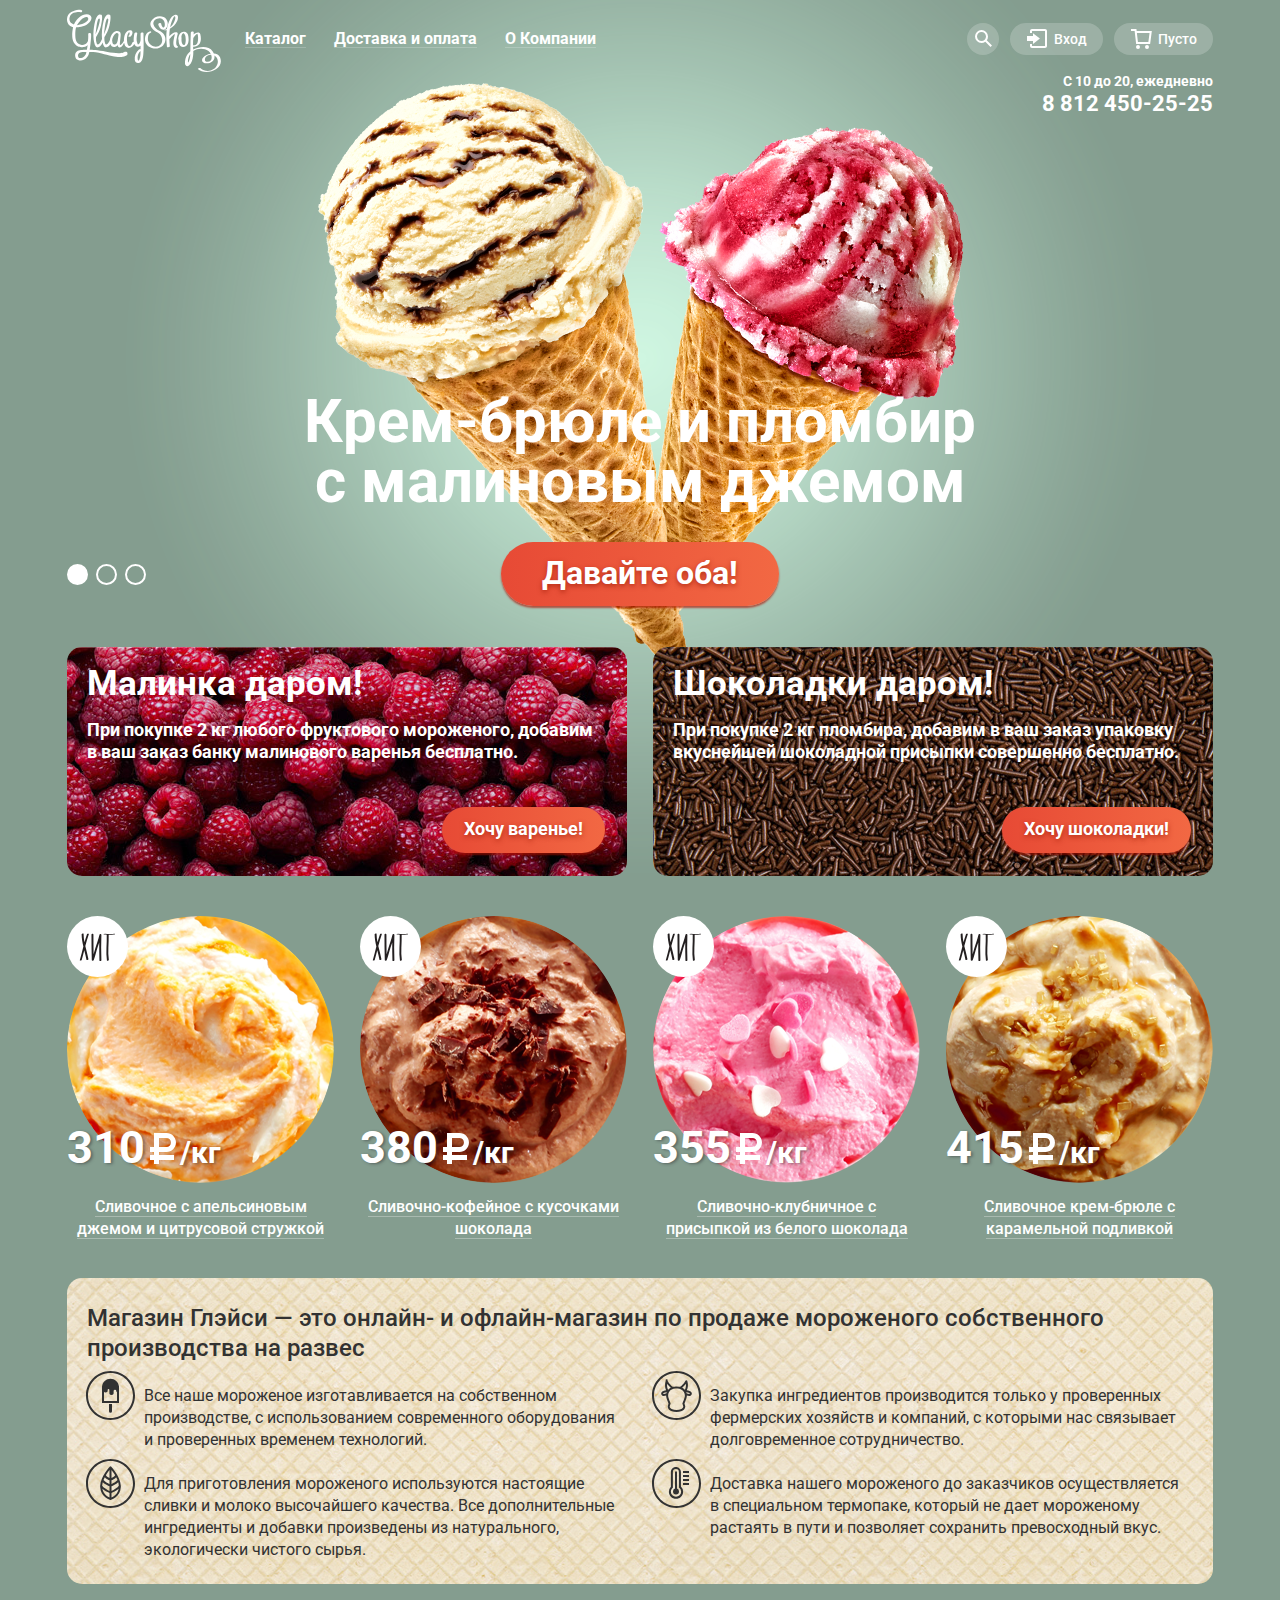
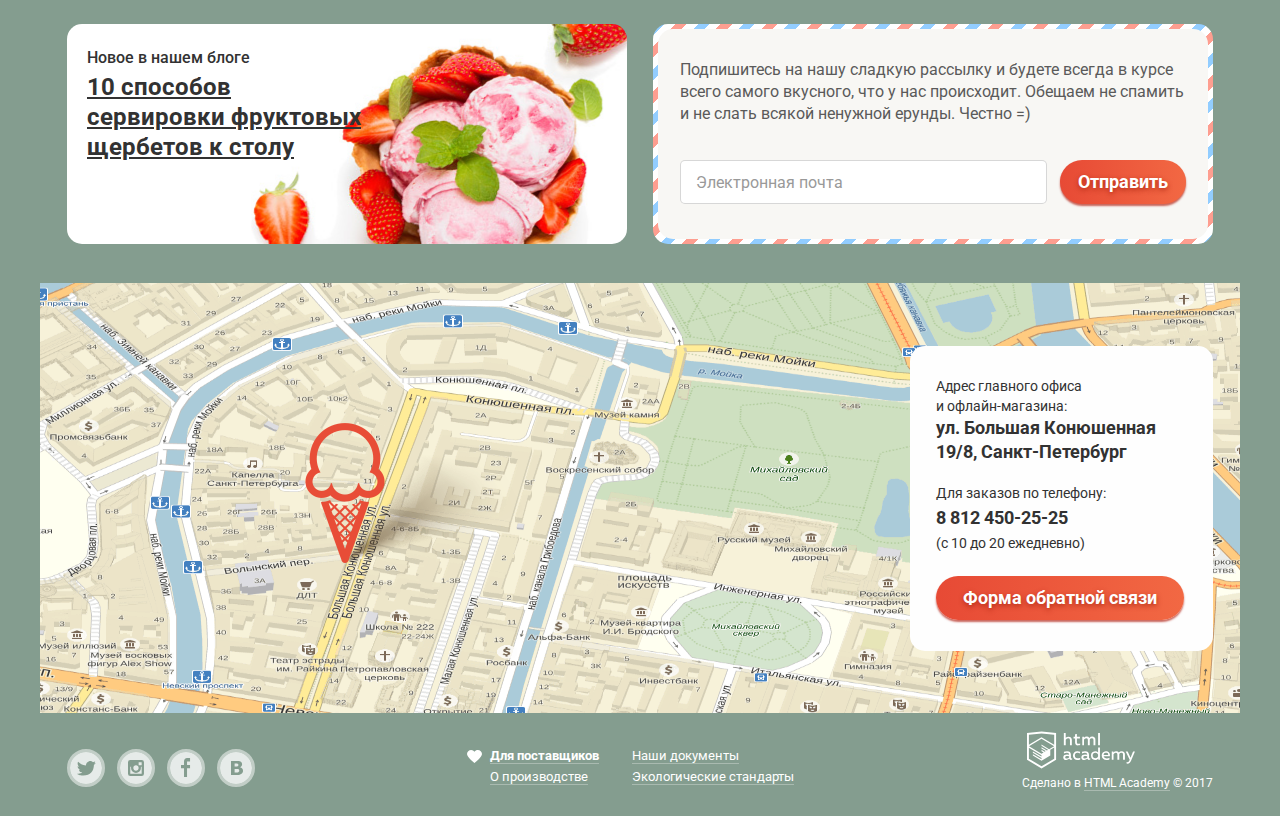
<file: index.html>
<!DOCTYPE html>
<html lang="ru">

<head>
  <meta charset="utf-8">
  <title>HTML Academy: Глейси</title>
  <link href="https://fonts.googleapis.com/css?family=Roboto:400,500,700&amp;subset=cyrillic" rel="stylesheet">
  <link rel="stylesheet" href="css/normalize.min.css">
  <link rel="stylesheet" href="css/style.min.css">
</head>

<body>
  <input class="radio-slider product-1" type="radio" id="product-1" name="toggle" checked>
  <input class="radio-slider product-2" type="radio" id="product-2" name="toggle">
  <input class="radio-slider product-3" type="radio" id="product-3" name="toggle">
  <div class="page-wrapper">
     <div class="container">
    <header class="main-header">
      <nav class="main-navigation">
        <a class="main-logo">
          <img src="img/logo.svg" width="154" height="64" alt="Логотип GllacyShop">
        </a>
        <ul class="site-navigation">
          <li class="site-navigation-item">
            <a class="site-navigation-link catalog-sub-menu" href="#">Каталог</a>
            <ul class="sub-menu">
              <li>
                <a class="sub-menu-new" href="#">Новинки</a>
              </li>
              <li>
                <a href="catalog.html">Сливочное</a>
              </li>
              <li>
                <a href="#">Щербеты</a>
              </li>
              <li>
                <a href="#">Фруктовый лед</a>
              </li>
              <li>
                <a href="#">Мелорин</a>
              </li>
            </ul>
          </li>
          <li class="site-navigation-item">
            <a class="site-navigation-link" href="#">Доставка и оплата</a>
          </li>
          <li class="site-navigation-item">
            <a class="site-navigation-link" href="#">О Компании</a>
          </li>
        </ul>
      </nav>
      <div class="user-block">
        <div class="user-wrapper search-wrapper">
          <a class="user-button search-link" href="#">
            <span class="visually-hidden">поиск</span>
            <svg xmlns="http://www.w3.org/2000/svg" xmlns:xlink="http://www.w3.org/1999/xlink" width="17" height="17" viewBox="0 0 17 17">
              <path fill="#fff" d="M16.958 15.527L11.75 10.32A6.455 6.455 0 0 0 13 6.5 6.5 6.5 0 1 0 6.5 13a6.465 6.465 0 0 0 3.839-1.263l5.205 5.204 1.414-1.414zM6.5 11C4.019 11 2 8.981 2 6.5S4.019 2 6.5 2 11 4.019 11 6.5 8.981 11 6.5 11z"
              />
            </svg>
          </a>
          <form class="form-search" action="https://echo.htmlacademy.ru" method="get">
            <label for="search">
              <span class="visually-hidden">Поиск по сайту</span>
            </label>
            <input class="input-text" type="search" name="search" id="search" placeholder="Что ищем?">
          </form>
        </div>
        <div class="user-wrapper login-wrapper">
          <ul class="user-navigation">
            <li>
              <a class="user-button user-link" href="#">
                <svg xmlns="http://www.w3.org/2000/svg" xmlns:xlink="http://www.w3.org/1999/xlink" width="21" height="19" viewBox="0 0 21 19">
                  <g fill="#fff">
                    <path d="M6 14.875L12.917 9.5 6 4.125v2.917H-.042v4.917H6z" />
                    <path d="M18 0H5C3.9 0 3 .9 3 2v2h2V2h13v15H5v-2H3v2c0 1.1.9 2 2 2h13c1.1 0 2-.9 2-2V2c0-1.1-.9-2-2-2z" />
                  </g>
                </svg>
                Вход</a>
            </li>
          </ul>
          <form class="form-login" action="https://echo.htmlacademy.ru" method="post">
            <label for="email">
              <span class="visually-hidden">Электронная почта</span>
            </label>
            <input class="input-text" type="text" id="email" name="email" placeholder="Электронная почта" required>
            <label for="password">
              <span class="visually-hidden">Пароль</span>
            </label>
            <input class="input-text" type="password" id="password" name="password" placeholder="Пароль" required>
            <div class="button-login-wrapper">
              <button class="button button-login" type="submit">Войти</button>
              <div class="button-login-link">
                <a href="#">Забыли пароль?</a>
                <a href="#">Новая регистрация</a>
              </div>
            </div>
          </form>
        </div>
        <div class="user-wrapper basket-wrapper">
          <a class="user-button basket-link" href="#">
            <svg xmlns="http://www.w3.org/2000/svg" width="21" height="20" viewBox="0 0 21 20">
              <g fill="#FFF">
                <path class="bg-full" fill-opacity="0" d="M5.888 4.031L6.922 13h10.45l1.176-8.969z"></path>
                <path d="M5.657 2.031L5.422 0H0v2h3.64l1.5 13h13.988l1.699-12.969H5.657zM17.372 13H6.922L5.888 4.031h12.66L17.372 13z" />
                <circle cx="6.984" cy="18" r="2" />
                <circle cx="15.984" cy="18" r="2" />
              </g>
            </svg>
            Пусто
          </a>
        </div>
      </div>
      <div class="main-header-contact">
        <p>С 10 до 20, ежедневно</p>
        <a href="tel:88124502525" class="contact-number">8 812 450-25-25</a>
      </div>
    </header>
  </div>
    <main>
      <div class="container">
        <h1 class="visually-hidden">Магазин мороженого «Глейси»</h1>
        <section class="slider">
          <h2 class="visually-hidden">Слайды</h2>
          <div class="slider-controls">
            <label class="toggle-slider product-1" for="product-1">Первый</label>
            <label class="toggle-slider product-2" for="product-2">Второй</label>
            <label class="toggle-slider product-3" for="product-3">Третий</label>
          </div>
          <div class="slide slide1">
            <h2>Крем-брюле и пломбир с малиновым джемом</h2>
            <a class="button slide-button" href="#">Давайте оба!</a>
          </div>
          <div class="slide slide2">
            <h2>Шоколадный пломбир и лимонный сорбет</h2>
            <a class="button slide-button" href="#">Давайте оба!</a>
          </div>
          <div class="slide slide3">
            <h2>Пломбир с помадкой и клубничный щербет</h2>
            <a class="button slide-button" href="#">Давайте оба!</a>
          </div>
        </section>
        <section class="promotion">
          <h2 class="visually-hidden">Акции магазина</h2>
          <ul class="promotion-list">
            <li class="promotion-item promotion-item-raspberry">
              <b>Малинка даром!</b>
              <p>При покупке 2 кг любого фруктового мороженого, добавим в ваш заказ банку малинового варенья бесплатно.</p>
              <a class="button promotion-button" href="#">Хочу варенье!</a>
            </li>
            <li class="promotion-item promotion-item-chocolate">
              <b>Шоколадки даром!</b>
              <p>При покупке 2 кг пломбира, добавим в ваш заказ упаковку вкуснейшей шоколадной присыпки совершенно бесплатно.</p>
              <a class="button promotion-button" href="#">Хочу шоколадки! </a>
            </li>
          </ul>
        </section>
        <section class="offers">
          <h2 class="visually-hidden">Хиты продаж</h2>
          <ul class="card-list">
            <li class="card-item card-item-hit">
              <div class="card-item-img">
                <img src="img/1.png" width="267" height="267" alt="Сливочное с апельсиновым джемом и цитрусовой стружкой">
              </div>
              <p class="card-item-price">
                310
                <img class="img-ruble" src="img/ruble.svg" alt="рублей" width="31" height="36">
                <span>/кг</span>
              </p>
              <h3 class="card-item-title">
                <a class="link-all" href="#">Сливочное с апельсиновым джемом и цитрусовой стружкой</a>
              </h3>
              <div class="card-wrapper">
                <a class="button card-item-button" href="#">Быстрый просмотр</a>
              </div>
            </li>
            <li class="card-item card-item-hit">
              <div class="card-item-img">
                <img src="img/2.png" width="267" height="267" alt="Сливочно-кофейное с кусочками шоколада">
              </div>
              <p class="card-item-price">
                380
                <img class="img-ruble" src="img/ruble.svg" alt="рублей" width="31" height="36">
                <span>/кг</span>
              </p>
              <h3 class="card-item-title">
                <a class="link-all" href="#">Сливочно-кофейное с кусочками шоколада</a>
              </h3>
              <div class="card-wrapper">
                <a class="button card-item-button" href="#">Быстрый просмотр</a>
              </div>
            </li>
            <li class="card-item card-item-hit">
              <div class="card-item-img">
                <img src="img/3.png" width="267" height="267" alt="Сливочно-клубничное с присыпкой из белого шоколада">
              </div>
              <p class="card-item-price">
                355
                <img class="img-ruble" src="img/ruble.svg" alt="рублей" width="31" height="36">
                <span>/кг</span>
              </p>
              <h3 class="card-item-title">
                <a class="link-all" href="#">Сливочно-клубничное с присыпкой из белого шоколада</a>
              </h3>
              <div class="card-wrapper">
                <a class="button card-item-button" href="#">Быстрый просмотр</a>
              </div>
            </li>
            <li class="card-item card-item-hit">
              <div class="card-item-img">
                <img src="img/4.png" width="267" height="267" alt="Сливочное крем-брюле с карамельной подливкой">
              </div>
              <p class="card-item-price">
                415
                <img class="img-ruble" src="img/ruble.svg" alt="рублей" width="31" height="36">
                <span>/кг</span>
              </p>
              <h3 class="card-item-title">
                <a class="link-all" href="#">Сливочное крем-брюле с карамельной подливкой</a>
              </h3>
              <div class="card-wrapper">
                <a class="button card-item-button" href="#">Быстрый просмотр</a>
              </div>
            </li>
          </ul>
        </section>
        <section class="features">
          <h2 class="visually-hidden">О магазине Глейси</h2>
          <p class="features-title">Магазин Глэйси — это онлайн- и офлайн-магазин по продаже мороженого собственного производства на развес</p>
          <ul class="feature-list">
            <li class="feature-item feature-item-cream">
              Все наше мороженое изготавливается на собственном производстве, с использованием современного оборудования и проверенных
              временем технологий.
            </li>
            <li class="feature-item feature-item-cow">
              Закупка ингредиентов производится только у проверенных фермерских хозяйств и компаний, с которыми нас связывает долговременное
              сотрудничество.
            </li>
            <li class="feature-item feature-item-leaf">
              Для приготовления мороженого используются настоящие сливки и молоко высочайшего качества. Все дополнительные ингредиенты
              и добавки произведены из натурального, экологически чистого сырья.
            </li>
            <li class="feature-item feature-item-thermometer">
              Доставка нашего мороженого до заказчиков осуществляется в специальном термопаке, который не дает мороженому растаять в пути
              и позволяет сохранить превосходный вкус.
            </li>
          </ul>
        </section>
        <div class="news-wrapper">
          <article class="blog-article">
            <h2>Новое в нашем блоге</h2>
            <a class="blog-article-title" href="#">10 способов сервировки фруктовых щербетов к столу</a>
          </article>
          <section class="subscribe">
            <div class="subscribe-container">
              <h2 class="visually-hidden">Форма подписки</h2>
              <p>Подпишитесь на нашу сладкую рассылку и будете всегда в курсе всего самого вкусного, что у нас происходит. Обещаем
                не спамить и не слать всякой ненужной ерунды. Честно =)</p>
              <form class="form-subscribe" action="https://echo.htmlacademy.ru" method="post">
                <label class="input-email">
                  <input class="input-text text-subscribe" type="text" placeholder="Электронная почта" required>
                </label>
                <button class="button button-subscribe" type="submit">Отправить</button>
              </form>
            </div>
          </section>
        </div>
      </div>
      <section class="location">
        <h2 class="visually-hidden">Как к нам добраться</h2>
        <img class="map-image" src="img/map-full.png" width="1200" height="640" alt="Главный офис и офлайн магазин находятся по адресу: ул. Большая Конюшенная 19/8, Санкт-Петербург">
        <div class="map-interactive">
          <iframe src="https://yandex.ru/map-widget/v1/?um=constructor%3A3923b210b90b025c55e2f2c862efaf6ef9873e1196d6e8073b8ce5e5ed40f755&amp;source=constructor"
            width="1200" height="430"></iframe>
        </div>        
        <div class="location-contacts-wrapper">
          <div class="location-contacts">
            <p> Адрес главного офиса и&nbsp;офлайн-магазина:
              <b>ул. Большая Конюшенная 19/8, Санкт-Петербург</b>
            </p>
            <p>Для заказов по телефону:
              <b>
                <a href="tel:88124502525">8 812 450-25-25</a>
              </b>
              (с 10 до 20 ежедневно)
            </p>
            <a class="button button-feedback" href="#">Форма обратной связи</a>
          </div>
        </div>
      </section>
    </main>
    <footer class="main-footer container">
      <ul class="social-list">
        <li class="social-item">
          <a href="#" class="social-link">
            <span class="visually-hidden">Твитер</span>
            <svg xmlns="http://www.w3.org/2000/svg" width="32" height="32" viewBox="0 0 32 32">
              <path fill="#FFF" d="M16 0C7.164 0 0 7.164 0 16c0 8.837 7.164 16 16 16 8.837 0 16-7.163 16-16 0-8.836-7.163-16-16-16zm7.944 12.809c-.251 6.516-3.463 10.832-10.992 10.702h-.486c-.447 0-4.543-.443-5.344-1.823 2.479.19 4.247-.406 5.12-1.136-1.048-.289-2.923-.461-3.251-2.848.384.104.618.221 1.299.113-1.307-.824-2.758-1.519-2.679-3.643.311.317 1.164.518 1.46.457-.768-.233-2.149-3.244-.974-4.781 1.984 1.79 4.075 3.482 7.804 3.643.227-2.214 1.24-3.699 3.168-4.325 1.84-.479 3.255.26 3.901 1.138.737-.224 1.453-.466 2.193-.685-.004.833-.569 1.463-.935 1.709.747.165 1.423-.475 1.423-.475-.184.963-1.094 1.725-1.707 1.954z"
              />
            </svg>
          </a>
        </li>
        <li class="social-item">
          <a href="#" class="social-link">
            <span class="visually-hidden">Инстаграм</span>
            <svg xmlns="http://www.w3.org/2000/svg" width="32" height="32" viewBox="0 0 32 32">
              <g fill="#FFF">
                <path d="M20.916 16a4.938 4.938 0 1 1-9.877 0c0-.394.051-.773.138-1.14h-.897v6.838h11.396V14.86h-.897c.086.367.137.746.137 1.14z"
                />
                <path d="M15.978 18.659c1.466 0 2.659-1.193 2.659-2.659s-1.193-2.659-2.659-2.659c-1.466 0-2.659 1.193-2.659 2.659s1.192 2.659 2.659 2.659zM18.637 10.302h3.039v3.039h-3.039z"
                />
                <path d="M16 0C7.164 0 0 7.164 0 16c0 8.837 7.164 16 16 16 8.837 0 16-7.163 16-16 0-8.836-7.163-16-16-16zm7.955 21.698a2.285 2.285 0 0 1-2.279 2.279H10.279A2.285 2.285 0 0 1 8 21.698V10.302a2.286 2.286 0 0 1 2.279-2.279h11.396a2.286 2.286 0 0 1 2.279 2.279v11.396z"
                />
              </g>
            </svg>
          </a>
        </li>
        <li class="social-item">
          <a href="#" class="social-link">
            <span class="visually-hidden">Фейсбук</span>
            <svg xmlns="http://www.w3.org/2000/svg" width="32" height="32" viewBox="0 0 32 32">
              <path fill="#FFF" d="M16 0C7.164 0 0 7.163 0 16s7.164 16 16 16c8.837 0 16-7.164 16-16S24.837 0 16 0zm4.062 9.455h-3.021v3.444h3.021v3.445h-3.021v8.61H14.02v-8.61H11v-3.445h3.021V9.455c0-1.902 1.353-3.445 3.021-3.445h3.021v3.445z"
              />
            </svg>
          </a>
        </li>
        <li class="social-item">
          <a href="#" class="social-link">
            <span class="visually-hidden">Вконтакте</span>
            <svg xmlns="http://www.w3.org/2000/svg" width="32" height="32" viewBox="0 0 32 32">
              <g fill="#FFF">
                <path d="M16.637 14.495c.402-.019.719-.082.951-.188.326-.145.54-.33.641-.559.101-.229.15-.496.15-.797 0-.232-.058-.465-.174-.697-.116-.232-.322-.405-.617-.517-.264-.1-.592-.155-.984-.165a76.242 76.242 0 0 0-1.652-.014h-.339v2.965h.565c.571 0 1.057-.009 1.459-.028zM18.118 17.084c-.282-.081-.672-.125-1.166-.132a127.97 127.97 0 0 0-1.55-.009h-.79v3.493h.264c1.014 0 1.74-.003 2.18-.009a3.2 3.2 0 0 0 1.212-.245c.377-.157.633-.364.774-.625s.214-.562.214-.9c0-.446-.088-.788-.261-1.03-.17-.241-.464-.423-.877-.543z"
                />
                <path d="M16 0C7.164 0 0 7.164 0 16c0 8.837 7.164 16 16 16 8.837 0 16-7.163 16-16 0-8.836-7.163-16-16-16zm6.602 20.531a3.73 3.73 0 0 1-1.124 1.327c-.552.415-1.161.71-1.823.886s-1.501.264-2.519.264h-6.121V8.987h5.443c1.13 0 1.957.038 2.48.113a5.126 5.126 0 0 1 1.561.5c.533.27.929.632 1.189 1.087.26.455.392.975.392 1.558 0 .678-.179 1.278-.536 1.795-.358.518-.863.92-1.517 1.208v.075c.917.182 1.642.559 2.179 1.13.537.571.807 1.325.807 2.261 0 .678-.138 1.283-.411 1.817z"
                />
              </g>
            </svg>
          </a>
        </li>
      </ul>
      <ul class="useful-links">
        <li>
          <a class="link-all useful-link-important" href="#">Для поставщиков</a>
        </li>
        <li>
          <a class="link-all" href="#">Наши документы</a>
        </li>
        <li>
          <a class="link-all" href="#">О производстве </a>
        </li>
        <li>
          <a class="link-all" href="#">Экологические стандарты</a>
        </li>
      </ul>
      <div class="footer-copyright">
        <a class="footer-copyright-link" href="https://htmlacademy.ru/intensive/htmlcss">
          <svg id="Layer_1" data-name="Layer 1" xmlns="http://www.w3.org/2000/svg" width="108" height="38" viewBox="0 0 108.08 36.85">
            <title>logo-htmlacademy-small1</title>
            <path d="M44.61,26.88a2,2,0,0,0,.55-0.1v1.33a3.25,3.25,0,0,1-1.18.21,1.67,1.67,0,0,1-1.67-1,4.84,4.84,0,0,1-3.14,1.08c-1.51,0-2.91-.83-2.91-2.55,0-2.13,2-2.79,3.71-2.79a11.08,11.08,0,0,1,2.17.25v-0.3c0-1-.76-1.77-2.19-1.77a7.42,7.42,0,0,0-3,.64v-1.7a10.21,10.21,0,0,1,3.19-.55c2.36,0,3.81,1.12,3.81,3.65v3a0.54,0.54,0,0,0,.49.59h0.17Zm-6.44-1.13A1.35,1.35,0,0,0,39.63,27h0.11a3.39,3.39,0,0,0,2.41-1V24.58a9.72,9.72,0,0,0-1.81-.21c-1,0-2.16.33-2.16,1.38h0Zm12.36-6.11a5,5,0,0,1,2.57.64V22a4.08,4.08,0,0,0-2.3-.7,2.75,2.75,0,1,0,0,5.49,5,5,0,0,0,2.43-.64v1.71a6.27,6.27,0,0,1-2.76.57A4.21,4.21,0,0,1,46,24.51q0-.21,0-0.41a4.32,4.32,0,0,1,4.18-4.46h0.38Zm12.17,7.24a2,2,0,0,0,.55-0.1v1.33a3.25,3.25,0,0,1-1.18.21,1.67,1.67,0,0,1-1.67-1,4.84,4.84,0,0,1-3.14,1.08c-1.51,0-2.91-.83-2.91-2.55,0-2.13,2-2.79,3.71-2.79a11.08,11.08,0,0,1,2.17.25v-0.3c0-1-.76-1.77-2.19-1.77a7.42,7.42,0,0,0-3,.64v-1.7a10.21,10.21,0,0,1,3.19-.55c2.36,0,3.81,1.12,3.81,3.65v3a0.54,0.54,0,0,0,.49.59h0.17Zm-6.44-1.13A1.35,1.35,0,0,0,57.73,27h0.11a3.39,3.39,0,0,0,2.41-1V24.58a9.72,9.72,0,0,0-1.81-.21c-1.06,0-2.16.33-2.16,1.38h0ZM73,16V28.2H71.35V26.88a3.88,3.88,0,0,1-3.19,1.54,4.4,4.4,0,0,1,0-8.78,3.81,3.81,0,0,1,3,1.3V16H73Zm-4.53,5.22a2.76,2.76,0,1,0,0,5.52A2.86,2.86,0,0,0,71.15,25V23A2.91,2.91,0,0,0,68.49,21.27ZM79,19.64c3.31,0,4.46,2.68,3.92,5.09H76.7c0.21,1.5,1.67,2.11,3.19,2.11a6.11,6.11,0,0,0,2.64-.59v1.6a7.14,7.14,0,0,1-3,.57C77,28.42,74.78,27,74.78,24a4.18,4.18,0,0,1,4-4.39H79Zm0.09,1.54a2.28,2.28,0,0,0-2.44,2.1v0.06H81.3A2,2,0,0,0,79.13,21.18Zm5.73,7V19.87h1.65v1a3.81,3.81,0,0,1,2.78-1.27A2.86,2.86,0,0,1,91.89,21a4.12,4.12,0,0,1,2.91-1.33A3.06,3.06,0,0,1,98,23V28.2h-1.9V23.05a1.59,1.59,0,0,0-1.42-1.75H94.42a2.8,2.8,0,0,0-2.07,1.12V28.2h-1.9V23.05A1.59,1.59,0,0,0,89,21.31H88.8a3,3,0,0,0-2.21,1.29v5.63H84.86Zm21.31-8.33h1.9l-3.91,9.46c-0.9,2.17-2.09,2.86-3.35,2.86a4.76,4.76,0,0,1-1.1-.14V30.46a2.86,2.86,0,0,0,.85.12c0.9,0,1.58-.64,2.07-1.9l0.17-.42-4-8.4h2l2.86,6.29ZM38.73,1.46V6.22a3.81,3.81,0,0,1,2.7-1.14,3.25,3.25,0,0,1,3.44,3.4v5.15H43V8.72a1.81,1.81,0,0,0-1.61-2h-0.3a2.93,2.93,0,0,0-2.32,1.39v5.52h-1.9V1.46h1.9ZM49.94,2.31v3h3V6.91h-3v3.81c0,1.1.5,1.46,1.58,1.46a4.49,4.49,0,0,0,1.69-.33v1.6A6.8,6.8,0,0,1,51,13.8a2.55,2.55,0,0,1-2.86-2.74V6.89H46.58V5.26h1.5V2.74Zm5.4,11.31V5.28H57v1A3.81,3.81,0,0,1,59.77,5a2.86,2.86,0,0,1,2.6,1.33A4.12,4.12,0,0,1,65.28,5,3.06,3.06,0,0,1,68.44,8.4v5.21h-1.9V8.46a1.59,1.59,0,0,0-1.42-1.75H64.89a2.8,2.8,0,0,0-2.07,1.12v5.78h-1.9V8.46A1.59,1.59,0,0,0,59.5,6.71H59.27A3,3,0,0,0,57.06,8v5.63H55.34ZM71.17,1.45H73V13.6H71.17V1.45ZM14.71,0H14.55L0,1.54V28.21l14.55,8.66,14.55-8.66V1.54Zm12.5,27.1L14.55,34.64,1.9,27.12V16.18l12.59,7.5V25L5.86,19.9v1.31l8.68,5.21v1.39L5.87,22.65V24l8.68,5.21,8.75-5.24V18.31L27.2,16V27.12Zm0-12.53-3.48,2-1.6,1L14.51,13v1.31L21,18.23H21l-0.14.09-1,.54-5.37-3.2V17l4.24,2.52-1,.67-3.2-1.9v1.31l2.1,1.24L14.5,22.1,2,14.65,14.51,7.11Zm0-1.32L14.49,5.76,1.91,13.25v-10L14.56,1.92,27.21,3.25v10h0Z"
              transform="translate(0 -0.02)" fill="#fff" />
          </svg>
        </a>
        <p class="footer-copyright-text">Сделано в
          <a class="link-all" href="https://htmlacademy.ru/intensive/htmlcss">HTML Academy</a>
          © 2017
        </p>
      </div>
    </footer>
    <section class="modal modal-feedback">
      <h2 class="visually-hidden">форма обратной связи</h2>
      <form class="form-feedback" action="https://echo.htmlacademy.ru" method="post">
        <fieldset>
          <legend>Мы обязательно вам ответим!</legend>
          <label class="field-text">
            <span class="visually-hidden">Как вас зовут?</span>
            <input class="input-text input-text-feedback" id="feedback-name" name="feedback-name" type="text" placeholder="Как вас зовут?">
          </label>
          <label class="field-text">
            <span class="visually-hidden">Ваша почта для ответа?</span>
            <input class="input-text input-text-feedback " id="feedback-email" name="feedback-email" type="text" placeholder="Ваша почта для ответа?">
          </label>
          <label class="field-text-area">
            <span class="visually-hidden"> Напишите что-нибудь...</span>
            <textarea class="input-text input-text-feedback input-text-area" id="feedback-write" placeholder="Напишите что-нибудь..."></textarea>
          </label>
        </fieldset>
        <button class="button button-send" type="submit">Отправить</button>
      </form>
      <button class="modal-close" type="button">
        <span class="visually-hidden">закрыть</span>
      </button>
    </section>
    <div class="modal-overlay"></div>
  </div>
  <script src="js/popup.min.js"></script>
</body>

</html>
</file>
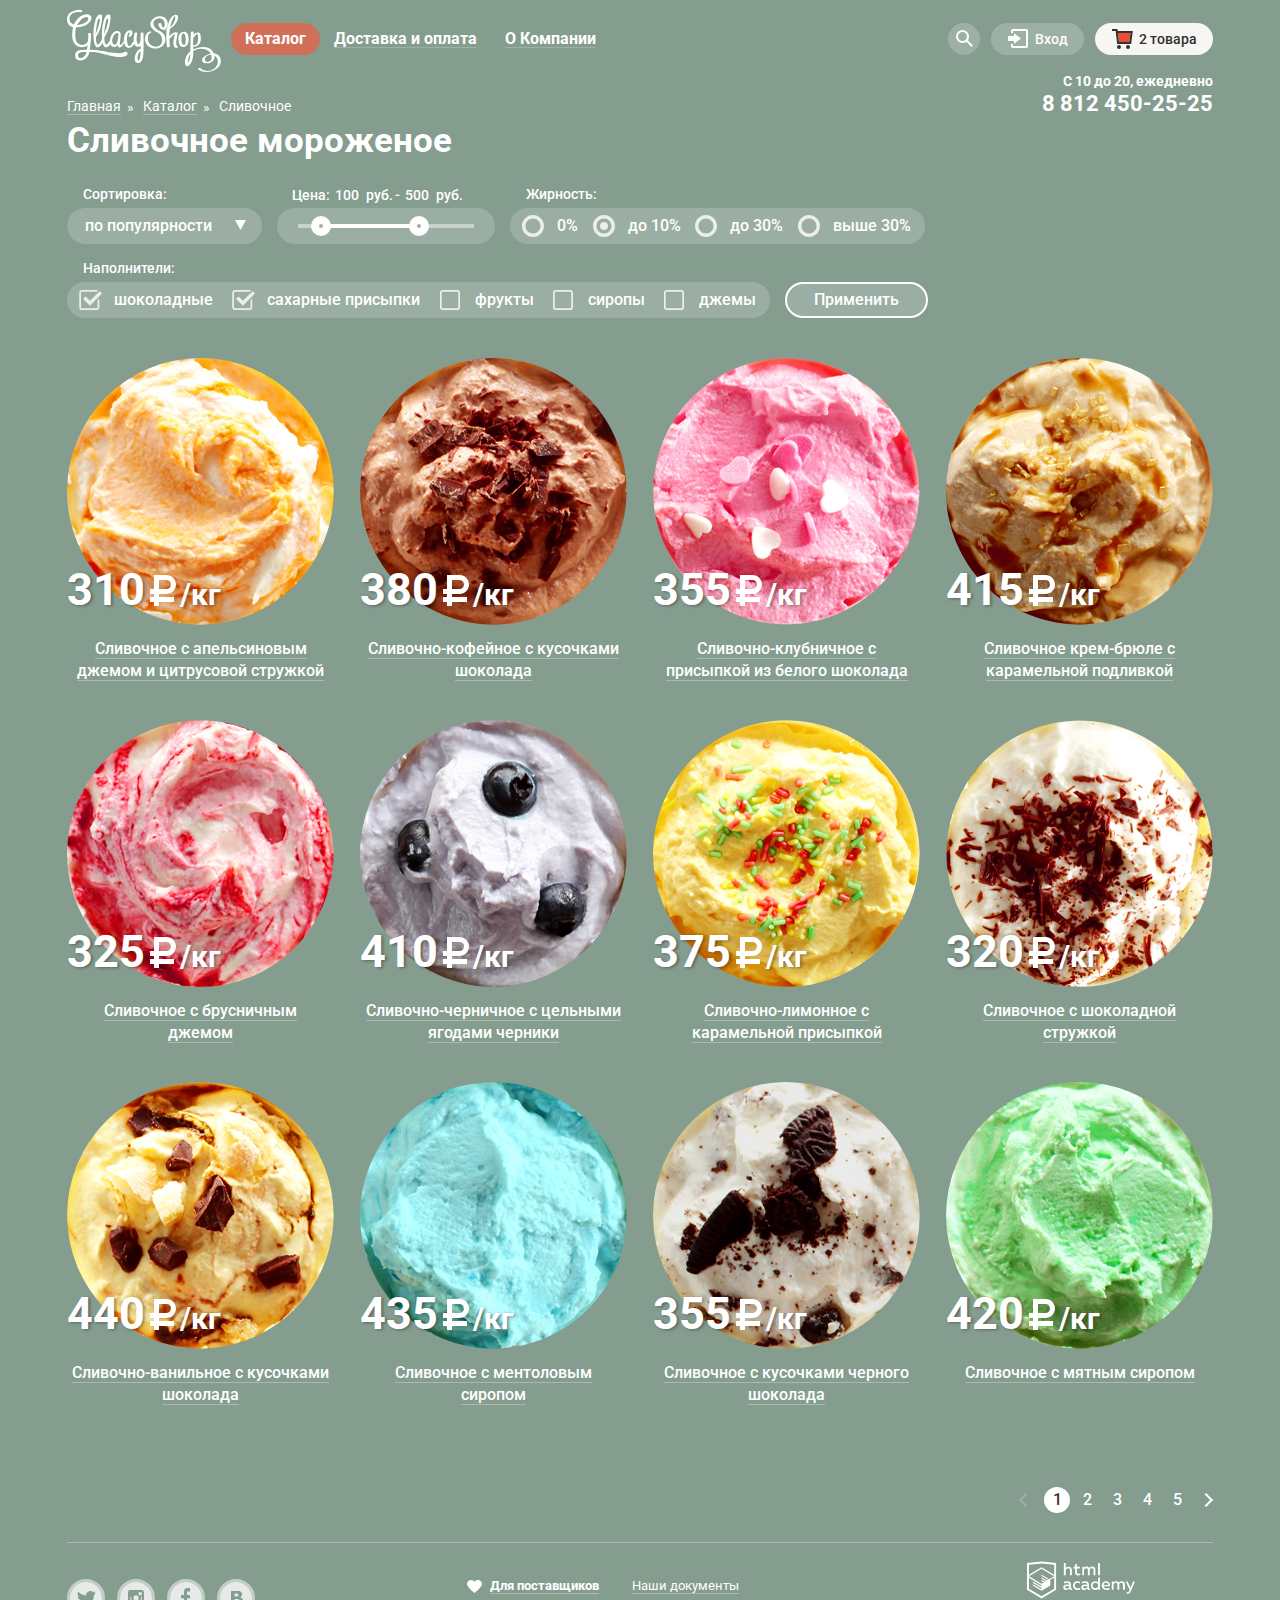
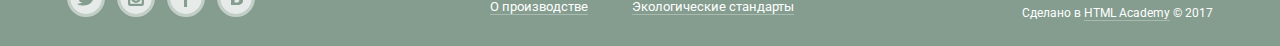
<file: catalog.html>
<!DOCTYPE html>
<html lang="ru">

<head>
  <meta charset="utf-8">
  <title>HTML Academy: Глейси</title>
  <link href="https://fonts.googleapis.com/css?family=Roboto:400,500,700&amp;subset=cyrillic" rel="stylesheet">
  <link rel="stylesheet" href="css/normalize.min.css">
  <link rel="stylesheet" href="css/style.min.css">
</head>

<body>
  <div class="page-wrapper-inner">
    <div class="container">
      <header class="main-header">
        <nav class="main-navigation">
          <a class="main-logo" href="index.html">
            <img src="img/logo.svg" width="154" height="64" alt="Логотип GllacyShop">
          </a>
          <ul class="site-navigation">
            <li class="site-navigation-item">
              <a class="site-navigation-link  navigation-link-current" href="#">Каталог</a>
              <ul class="sub-menu">
                <li>
                  <a class="sub-menu-new" href="#">Новинки</a>
                </li>
                <li>
                  <a class="navigation-link-current">Сливочное</a>
                </li>
                <li>
                  <a href="#">Щербеты</a>
                </li>
                <li>
                  <a href="#">Фруктовый лед</a>
                </li>
                <li>
                  <a href="#">Мелорин</a>
                </li>
              </ul>
            </li>
            <li class="site-navigation-item">
              <a class="site-navigation-link" href="#">Доставка и оплата</a>
            </li>
            <li class="site-navigation-item">
              <a class="site-navigation-link" href="#">О Компании</a>
            </li>
          </ul>
        </nav>
        <div class="user-block">
          <div class="user-wrapper search-wrapper">
            <a class="user-button search-link" href="#">
              <span class="visually-hidden">поиск</span>
              <svg xmlns="http://www.w3.org/2000/svg" xmlns:xlink="http://www.w3.org/1999/xlink" width="17" height="17" viewBox="0 0 17 17">
                <path fill="#fff" d="M16.958 15.527L11.75 10.32A6.455 6.455 0 0 0 13 6.5 6.5 6.5 0 1 0 6.5 13a6.465 6.465 0 0 0 3.839-1.263l5.205 5.204 1.414-1.414zM6.5 11C4.019 11 2 8.981 2 6.5S4.019 2 6.5 2 11 4.019 11 6.5 8.981 11 6.5 11z"
                />
              </svg>
            </a>
            <form class="form-search" action="https://echo.htmlacademy.ru" method="get">
              <label for="search">
                <span class="visually-hidden">Поиск по сайту</span>
              </label>
              <input class="input-text" type="search" name="search" id="search" placeholder="Что ищем?">
            </form>
          </div>
          <div class="user-wrapper login-wrapper">
            <ul class="user-navigation">
              <li>
                <a class="user-button user-link" href="#">
                  <svg xmlns="http://www.w3.org/2000/svg" xmlns:xlink="http://www.w3.org/1999/xlink" width="21" height="19" viewBox="0 0 21 19">
                    <g fill="#fff">
                      <path d="M6 14.875L12.917 9.5 6 4.125v2.917H-.042v4.917H6z" />
                      <path d="M18 0H5C3.9 0 3 .9 3 2v2h2V2h13v15H5v-2H3v2c0 1.1.9 2 2 2h13c1.1 0 2-.9 2-2V2c0-1.1-.9-2-2-2z" />
                    </g>
                  </svg>
                  Вход</a>
              </li>
            </ul>
            <form class="form-login" action="https://echo.htmlacademy.ru" method="post">
              <label for="email">
                <span class="visually-hidden">Электронная почта</span>
              </label>
              <input class="input-text" type="text" id="email" name="email" placeholder="Электронная почта" required>
              <label for="password">
                <span class="visually-hidden">Пароль</span>
              </label>
              <input class="input-text" type="password" id="password" name="password" placeholder="Пароль" required>
              <div class="button-login-wrapper">
                <button class="button button-login" type="submit">Войти</button>
                <div class="button-login-link">
                  <a href="#">Забыли пароль?</a>
                  <a href="#">Новая регистрация</a>
                </div>
              </div>
            </form>
          </div>
          <div class="user-wrapper basket-wrapper">
            <a class="user-button basket-link basket-link-full" href="#">
              <svg xmlns="http://www.w3.org/2000/svg" width="21" height="20" viewBox="0 0 21 20">
                <g fill="#FFF">
                  <path class="bg-full" fill-opacity="0" d="M5.888 4.031L6.922 13h10.45l1.176-8.969z"></path>
                  <path d="M5.657 2.031L5.422 0H0v2h3.64l1.5 13h13.988l1.699-12.969H5.657zM17.372 13H6.922L5.888 4.031h12.66L17.372 13z" />
                  <circle cx="6.984" cy="18" r="2" />
                  <circle cx="15.984" cy="18" r="2" />
                </g>
              </svg>
              2 товара
            </a>
            <div class="basket-product">
              <table>
                <tbody>
                  <tr>
                    <td class="cell-all cell-del">
                      <button class="product-del" type="button">
                        <span class="visually-hidden">удалить из корзины</span>
                      </button>
                    </td>
                    <td class="cell-all cell-img">
                      <img src="img/icon-ice-cream-1.png" width="33" height="33" alt="Пломбир с апельсиновым джемом">
                    </td>
                    <td class="cell-all cell-title">Пломбир с апельсиновым джемом</td>
                    <td class="cell-all cell-weight">1,5 кг х
                      <span class="cell-price"> 200 руб.</span>
                    </td>
                    <td class="cell-all cell-price-result">300 руб.
                    </td>
                  </tr>
                  <tr>
                    <td class="cell-all cell-del">
                      <button class="product-del" type="button">
                        <span class="visually-hidden">удалить из корзины</span>
                      </button>
                    </td>
                    <td class="cell-all cell-img">
                      <img src="img/icon-ice-cream-2.png" width="33" height="33" alt="Клубничный пломбир с присыпкой  из белого шоколада">
                    </td>
                    <td class="cell-all cell-title">Клубничный пломбир с присыпкой из белого шоколада</td>
                    <td class="cell-all cell-weight">1,5 кг х
                      <span class="cell-price"> 300 руб.</span>
                    </td>
                    <td class="cell-all cell-price-result">450 руб.</td>
                  </tr>
                  <tr>
                    <td class="price-total-result" colspan="5">Итого: 750 руб.</td>
                  </tr>
                </tbody>
              </table>
              <a class="button button-basket-product" href="#">Оформить заказ</a>
            </div>
          </div>
        </div>
        <div class="main-header-contact">
          <p>С 10 до 20, ежедневно</p>
          <a href="tel:88124502525" class="contact-number">8 812 450-25-25</a>
        </div>
      </header>
      <main class="main-inner">
        <ul class="breadcrumbs">
          <li>
            <a class="link-all" href="index.html">Главная</a>
          </li>
          <li>
            <a class="link-all" href="#">Каталог</a>
          </li>
          <li>
            <a>Сливочное</a>
          </li>
        </ul>
        <h1 class="page-title">Сливочное мороженое </h1>
        <section class="filters">
          <h2 class="visually-hidden">Фильтр товаров</h2>
          <form class="form-filters" action="https://echo.htmlacademy.ru" method="post">
            <fieldset class="filter-item filter-item-sort">
              <legend>Сортировка:</legend>
              <div class="select-container">
                <select class="sort-wrapper sort-wrapper-select" name="sort">
                  <option value="popular">по популярности</option>
                  <option value="cheap">сначала недорогие</option>
                  <option value="expensive">сначала дорогие</option>
                  <option value="fat">по жирности</option>
                </select>
                <svg version="1.1" id="Layer_2" xmlns="http://www.w3.org/2000/svg" xmlns:xlink="http://www.w3.org/1999/xlink" x="0px" y="0px"
                  width="11px" height="10px" viewBox="0 0 11 10" enable-background="new 0 0 11 10" xml:space="preserve">
                  <polyline fill="#ffffff" points="5.5,10 0,0 11,0 " />
                </svg>
              </div>
            </fieldset>
            <fieldset class="filter-item filter-item-price">
              <div class="price-controls">
                <label class="min-price">Цена:
                  <input name="min-price" type="text" value="100">руб.</label>
                <label class="max-price">-
                  <input name="max-price" type="text" value="500">руб.</label>
              </div>
              <div class="range-controls  sort-wrapper">
                <div class="scale">
                  <div class="bar"></div>
                </div>
                <div class="range-toggle range-toggle-min"></div>
                <div class="range-toggle range-toggle-max"></div>
              </div>
            </fieldset>
            <fieldset class="filter-item filter-item-fatness">
              <legend>Жирность:</legend>
              <ul class="filter-list sort-wrapper">
                <li>
                  <input class="visually-hidden filter-input-radio" type="radio" id="0%" name="fatness" value="0%">
                  <label for="0%">0%</label>
                </li>
                <li>
                  <input class="visually-hidden filter-input-radio" type="radio" id="to10%" name="fatness" value="to10%" checked>
                  <label for="to10%">до 10%</label>
                </li>
                <li>
                  <input class="visually-hidden filter-input-radio" type="radio" id="to30%" name="fatness" value="to30%">
                  <label for="to30%">до 30%</label>
                </li>
                <li>
                  <input class="visually-hidden filter-input-radio" type="radio" id="more30%" name="fatness" value="more30%">
                  <label for="more30%">выше 30%</label>
                </li>
              </ul>
            </fieldset>
            <fieldset class="filter-item filter-item-filler">
              <legend>Наполнители:</legend>
              <ul class="filter-list sort-wrapper">
                <li>
                  <input class="visually-hidden filter-input filter-input-checkbox" type="checkbox" id="chocolate" name="chocolate" checked>
                  <label for="chocolate">шоколадные</label>
                </li>
                <li>
                  <input class="visually-hidden filter-input filter-input-checkbox" type="checkbox" id="sugar" name="sugar" checked>
                  <label for="sugar">сахарные присыпки</label>
                </li>
                <li>
                  <input class="visually-hidden filter-input filter-input-checkbox" type="checkbox" id="fruits" name="fruits">
                  <label for="fruits">фрукты</label>
                </li>
                <li>
                  <input class="visually-hidden filter-input filter-input-checkbox" type="checkbox" id="syrups" name="syrups">
                  <label for="syrups">сиропы</label>
                </li>
                <li>
                  <input class="visually-hidden filter-input filter-input-checkbox" type="checkbox" id="jams" name="jams">
                  <label for="jams">джемы</label>
                </li>
              </ul>
            </fieldset>
            <button class="button-filters sort-wrapper" type="submit">Применить</button>
          </form>
        </section>
        <section class="card-list-page">
          <h2 class="visually-hidden">Каталог товаров</h2>
          <ul class="card-list">
            <li class="card-item card-item-page">
              <div class="card-item-img">
                <img src="img/1.png" width="267" height="267" alt="Сливочное с апельсиновым джемом и цитрусовой стружкой">
              </div>
              <p class="card-item-price">310
                <img class="img-ruble" src="img/ruble.svg" alt="рублей" width="31" height="36">
                <span>/кг</span>
              </p>
              <h3 class="card-item-title">
                <a class="link-all" href="#">Сливочное с апельсиновым джемом и цитрусовой стружкой</a>
              </h3>
              <div class="card-wrapper">
                <a class="button card-item-button" href="#">Быстрый просмотр</a>
              </div>
            </li>
            <li class="card-item card-item-page">
              <div class="card-item-img">
                <img src="img/2.png" width="267" height="267" alt="Сливочно-кофейное с кусочками шоколада">
              </div>
              <p class="card-item-price">380
                <img class="img-ruble" src="img/ruble.svg" alt="рублей" width="31" height="36">
                <span>/кг</span>
              </p>
              <h3 class="card-item-title">
                <a class="link-all" href="#">Сливочно-кофейное с кусочками шоколада</a>
              </h3>
              <div class="card-wrapper">
                <a class="button card-item-button" href="#">Быстрый просмотр</a>
              </div>
            </li>
            <li class="card-item card-item-page">
              <div class="card-item-img">
                <img src="img/3.png" width="267" height="267" alt="Сливочно-клубничное с присыпкой из белого шоколада">
              </div>
              <p class="card-item-price">355
                <img class="img-ruble" src="img/ruble.svg" alt="рублей" width="31" height="36">
                <span>/кг</span>
              </p>
              <h3 class="card-item-title">
                <a class="link-all" href="#">Сливочно-клубничное с присыпкой из белого шоколада</a>
              </h3>
              <div class="card-wrapper">
                <a class="button card-item-button" href="#">Быстрый просмотр</a>
              </div>
            </li>
            <li class="card-item card-item-page">
              <div class="card-item-img">
                <img src="img/4.png" width="267" height="267" alt="Сливочное крем-брюле с карамельной подливкой">
              </div>
              <p class="card-item-price">415
                <img class="img-ruble" src="img/ruble.svg" alt="рублей" width="31" height="36">
                <span>/кг</span>
              </p>
              <h3 class="card-item-title">
                <a class="link-all" href="#">Сливочное крем-брюле с карамельной подливкой</a>
              </h3>
              <div class="card-wrapper">
                <a class="button card-item-button" href="#">Быстрый просмотр</a>
              </div>
            </li>
            <li class="card-item card-item-page">
              <div class="card-item-img">
                <img src="img/5.png" width="267" height="267" alt="Сливочное с брусничным джемом">
              </div>
              <p class="card-item-price">325
                <img class="img-ruble" src="img/ruble.svg" alt="рублей" width="31" height="36">
                <span>/кг</span>
              </p>
              <h3 class="card-item-title">
                <a class="link-all" href="#">Сливочное с брусничным джемом</a>
              </h3>
              <div class="card-wrapper">
                <a class="button card-item-button" href="#">Быстрый просмотр</a>
              </div>
            </li>
            <li class="card-item card-item-page">
              <div class="card-item-img">
                <img src="img/6.png" alt="Сливочно-черничное с цельными ягодами черники" width="267" height="267">
              </div>
              <p class="card-item-price">410
                <img class="img-ruble" src="img/ruble.svg" alt="рублей" width="31" height="36">
                <span>/кг</span>
              </p>
              <h3 class="card-item-title">
                <a class="link-all" href="#">Сливочно-черничное с цельными ягодами черники </a>
              </h3>
              <div class="card-wrapper">
                <a class="button card-item-button" href="#">Быстрый просмотр</a>
              </div>
            </li>
            <li class="card-item card-item-page">
              <div class="card-item-img">
                <img src="img/7.png" width="267" height="267" alt="Сливочно-лимонное с карамельной присыпкой">
              </div>
              <p class="card-item-price">375
                <img class="img-ruble" src="img/ruble.svg" alt="рублей" width="31" height="36">
                <span>/кг</span>
              </p>
              <h3 class="card-item-title">
                <a class="link-all" href="#">Сливочно-лимонное с карамельной присыпкой</a>
              </h3>
              <div class="card-wrapper">
                <a class="button card-item-button" href="#">Быстрый просмотр</a>
              </div>
            </li>
            <li class="card-item card-item-page">
              <div class="card-item-img">
                <img src="img/8.png" width="267" height="267" alt="Сливочное с шоколадной стружкой">
              </div>
              <p class="card-item-price">320
                <img class="img-ruble" src="img/ruble.svg" alt="рублей" width="31" height="36">
                <span>/кг</span>
              </p>
              <h3 class="card-item-title">
                <a class="link-all" href="#">Сливочное с шоколадной стружкой</a>
              </h3>
              <div class="card-wrapper">
                <a class="button card-item-button" href="#">Быстрый просмотр</a>
              </div>
            </li>
            <li class="card-item card-item-page">
              <div class="card-item-img">
                <img src="img/9.png" width="267" height="267" alt="Сливочно-ванильное с кусочками шоколада ">
              </div>
              <p class="card-item-price">440
                <img class="img-ruble" src="img/ruble.svg" alt="рублей" width="31" height="36">
                <span>/кг</span>
              </p>
              <h3 class="card-item-title">
                <a class="link-all" href="#">Сливочно-ванильное с кусочками шоколада </a>
              </h3>
              <div class="card-wrapper">
                <a class="button card-item-button" href="#">Быстрый просмотр</a>
              </div>
            </li>
            <li class="card-item card-item-page">
              <div class="card-item-img">
                <img src="img/10.png" width="267" height="267" alt="Сливочноe с ментоловым сиропом">
              </div>
              <p class="card-item-price">435
                <img class="img-ruble" src="img/ruble.svg" alt="рублей" width="31" height="36">
                <span>/кг</span>
              </p>
              <h3 class="card-item-title">
                <a class="link-all" href="#">Сливочноe с ментоловым сиропом</a>
              </h3>
              <div class="card-wrapper">
                <a class="button card-item-button" href="#">Быстрый просмотр</a>
              </div>
            </li>
            <li class="card-item card-item-page">
              <div class="card-item-img">
                <img src="img/11.png" width="267" height="267" alt="Сливочное с кусочками черного шоколада">
              </div>
              <p class="card-item-price">355
                <img class="img-ruble" src="img/ruble.svg" alt="рублей" width="31" height="36">
                <span>/кг</span>
              </p>
              <h3 class="card-item-title">
                <a class="link-all" href="#">Сливочное с кусочками черного шоколада</a>
              </h3>
              <div class="card-wrapper">
                <a class="button card-item-button" href="#">Быстрый просмотр</a>
              </div>
            </li>
            <li class="card-item card-item-page">
              <div class="card-item-img">
                <img src="img/12.png" width="267" height="267" alt="Сливочное с мятным сиропом">
              </div>
              <p class="card-item-price">420
                <img class="img-ruble" src="img/ruble.svg" alt="рублей" width="31" height="36">
                <span>/кг</span>
              </p>
              <h3 class="card-item-title">
                <a class="link-all" href="#">Сливочное с мятным сиропом</a>
              </h3>
              <div class="card-wrapper">
                <a class="button card-item-button" href="#">Быстрый просмотр</a>
              </div>
            </li>
          </ul>
        </section>
        <div class="pagination">
          <ul class="pagination-list">
            <li>
              <a class="pagination-arrow pagination-arrow-start pagination-arrow-current">
                <span class="visually-hidden">назад</span>
              </a>
            </li>
            <li>
              <a class="pagination-link pagination-link-current">1</a>
            </li>
            <li>
              <a href="#" class="pagination-link">2</a>
            </li>
            <li>
              <a href="#" class="pagination-link">3</a>
            </li>
            <li>
              <a href="#" class="pagination-link">4</a>
            </li>
            <li>
              <a href="#" class="pagination-link">5</a>
            </li>
            <li>
              <a class="pagination-arrow pagination-arrow-end" href="#">
                <span class="visually-hidden">вперед</span>
              </a>
            </li>
          </ul>
        </div>
      </main>
      <footer class="main-footer">
        <ul class="social-list">
          <li class="social-item">
            <a href="#" class="social-link">
              <span class="visually-hidden">Твитер</span>
              <svg xmlns="http://www.w3.org/2000/svg" width="32" height="32" viewBox="0 0 32 32">
                <path fill="#FFF" d="M16 0C7.164 0 0 7.164 0 16c0 8.837 7.164 16 16 16 8.837 0 16-7.163 16-16 0-8.836-7.163-16-16-16zm7.944 12.809c-.251 6.516-3.463 10.832-10.992 10.702h-.486c-.447 0-4.543-.443-5.344-1.823 2.479.19 4.247-.406 5.12-1.136-1.048-.289-2.923-.461-3.251-2.848.384.104.618.221 1.299.113-1.307-.824-2.758-1.519-2.679-3.643.311.317 1.164.518 1.46.457-.768-.233-2.149-3.244-.974-4.781 1.984 1.79 4.075 3.482 7.804 3.643.227-2.214 1.24-3.699 3.168-4.325 1.84-.479 3.255.26 3.901 1.138.737-.224 1.453-.466 2.193-.685-.004.833-.569 1.463-.935 1.709.747.165 1.423-.475 1.423-.475-.184.963-1.094 1.725-1.707 1.954z"
                />
              </svg>
            </a>
          </li>
          <li class="social-item">
            <a href="#" class="social-link">
              <span class="visually-hidden">Инстаграм</span>
              <svg xmlns="http://www.w3.org/2000/svg" width="32" height="32" viewBox="0 0 32 32">
                <g fill="#FFF">
                  <path d="M20.916 16a4.938 4.938 0 1 1-9.877 0c0-.394.051-.773.138-1.14h-.897v6.838h11.396V14.86h-.897c.086.367.137.746.137 1.14z"
                  />
                  <path d="M15.978 18.659c1.466 0 2.659-1.193 2.659-2.659s-1.193-2.659-2.659-2.659c-1.466 0-2.659 1.193-2.659 2.659s1.192 2.659 2.659 2.659zM18.637 10.302h3.039v3.039h-3.039z"
                  />
                  <path d="M16 0C7.164 0 0 7.164 0 16c0 8.837 7.164 16 16 16 8.837 0 16-7.163 16-16 0-8.836-7.163-16-16-16zm7.955 21.698a2.285 2.285 0 0 1-2.279 2.279H10.279A2.285 2.285 0 0 1 8 21.698V10.302a2.286 2.286 0 0 1 2.279-2.279h11.396a2.286 2.286 0 0 1 2.279 2.279v11.396z"
                  />
                </g>
              </svg>
            </a>
          </li>
          <li class="social-item">
            <a href="#" class="social-link">
              <span class="visually-hidden">Фейсбук</span>
              <svg xmlns="http://www.w3.org/2000/svg" width="32" height="32" viewBox="0 0 32 32">
                <path fill="#FFF" d="M16 0C7.164 0 0 7.163 0 16s7.164 16 16 16c8.837 0 16-7.164 16-16S24.837 0 16 0zm4.062 9.455h-3.021v3.444h3.021v3.445h-3.021v8.61H14.02v-8.61H11v-3.445h3.021V9.455c0-1.902 1.353-3.445 3.021-3.445h3.021v3.445z"
                />
              </svg>
            </a>
          </li>
          <li class="social-item">
            <a href="#" class="social-link">
              <span class="visually-hidden">Вконтакте</span>
              <svg xmlns="http://www.w3.org/2000/svg" width="32" height="32" viewBox="0 0 32 32">
                <g fill="#FFF">
                  <path d="M16.637 14.495c.402-.019.719-.082.951-.188.326-.145.54-.33.641-.559.101-.229.15-.496.15-.797 0-.232-.058-.465-.174-.697-.116-.232-.322-.405-.617-.517-.264-.1-.592-.155-.984-.165a76.242 76.242 0 0 0-1.652-.014h-.339v2.965h.565c.571 0 1.057-.009 1.459-.028zM18.118 17.084c-.282-.081-.672-.125-1.166-.132a127.97 127.97 0 0 0-1.55-.009h-.79v3.493h.264c1.014 0 1.74-.003 2.18-.009a3.2 3.2 0 0 0 1.212-.245c.377-.157.633-.364.774-.625s.214-.562.214-.9c0-.446-.088-.788-.261-1.03-.17-.241-.464-.423-.877-.543z"
                  />
                  <path d="M16 0C7.164 0 0 7.164 0 16c0 8.837 7.164 16 16 16 8.837 0 16-7.163 16-16 0-8.836-7.163-16-16-16zm6.602 20.531a3.73 3.73 0 0 1-1.124 1.327c-.552.415-1.161.71-1.823.886s-1.501.264-2.519.264h-6.121V8.987h5.443c1.13 0 1.957.038 2.48.113a5.126 5.126 0 0 1 1.561.5c.533.27.929.632 1.189 1.087.26.455.392.975.392 1.558 0 .678-.179 1.278-.536 1.795-.358.518-.863.92-1.517 1.208v.075c.917.182 1.642.559 2.179 1.13.537.571.807 1.325.807 2.261 0 .678-.138 1.283-.411 1.817z"
                  />
                </g>
              </svg>
            </a>
          </li>
        </ul>
        <ul class="useful-links">
          <li>
            <a class="link-all useful-link-important" href="#">Для поставщиков</a>
          </li>
          <li>
            <a class="link-all" href="#">Наши документы</a>
          </li>
          <li>
            <a class="link-all" href="#">О производстве </a>
          </li>
          <li>
            <a class="link-all" href="#">Экологические стандарты</a>
          </li>
        </ul>
        <div class="footer-copyright">
          <a class="footer-copyright-link" href="https://htmlacademy.ru/intensive/htmlcss">
            <svg id="Layer_1" data-name="Layer 1" xmlns="http://www.w3.org/2000/svg" width="108" height="38" viewBox="0 0 108.08 36.85">
              <title>logo-htmlacademy-small1</title>
              <path d="M44.61,26.88a2,2,0,0,0,.55-0.1v1.33a3.25,3.25,0,0,1-1.18.21,1.67,1.67,0,0,1-1.67-1,4.84,4.84,0,0,1-3.14,1.08c-1.51,0-2.91-.83-2.91-2.55,0-2.13,2-2.79,3.71-2.79a11.08,11.08,0,0,1,2.17.25v-0.3c0-1-.76-1.77-2.19-1.77a7.42,7.42,0,0,0-3,.64v-1.7a10.21,10.21,0,0,1,3.19-.55c2.36,0,3.81,1.12,3.81,3.65v3a0.54,0.54,0,0,0,.49.59h0.17Zm-6.44-1.13A1.35,1.35,0,0,0,39.63,27h0.11a3.39,3.39,0,0,0,2.41-1V24.58a9.72,9.72,0,0,0-1.81-.21c-1,0-2.16.33-2.16,1.38h0Zm12.36-6.11a5,5,0,0,1,2.57.64V22a4.08,4.08,0,0,0-2.3-.7,2.75,2.75,0,1,0,0,5.49,5,5,0,0,0,2.43-.64v1.71a6.27,6.27,0,0,1-2.76.57A4.21,4.21,0,0,1,46,24.51q0-.21,0-0.41a4.32,4.32,0,0,1,4.18-4.46h0.38Zm12.17,7.24a2,2,0,0,0,.55-0.1v1.33a3.25,3.25,0,0,1-1.18.21,1.67,1.67,0,0,1-1.67-1,4.84,4.84,0,0,1-3.14,1.08c-1.51,0-2.91-.83-2.91-2.55,0-2.13,2-2.79,3.71-2.79a11.08,11.08,0,0,1,2.17.25v-0.3c0-1-.76-1.77-2.19-1.77a7.42,7.42,0,0,0-3,.64v-1.7a10.21,10.21,0,0,1,3.19-.55c2.36,0,3.81,1.12,3.81,3.65v3a0.54,0.54,0,0,0,.49.59h0.17Zm-6.44-1.13A1.35,1.35,0,0,0,57.73,27h0.11a3.39,3.39,0,0,0,2.41-1V24.58a9.72,9.72,0,0,0-1.81-.21c-1.06,0-2.16.33-2.16,1.38h0ZM73,16V28.2H71.35V26.88a3.88,3.88,0,0,1-3.19,1.54,4.4,4.4,0,0,1,0-8.78,3.81,3.81,0,0,1,3,1.3V16H73Zm-4.53,5.22a2.76,2.76,0,1,0,0,5.52A2.86,2.86,0,0,0,71.15,25V23A2.91,2.91,0,0,0,68.49,21.27ZM79,19.64c3.31,0,4.46,2.68,3.92,5.09H76.7c0.21,1.5,1.67,2.11,3.19,2.11a6.11,6.11,0,0,0,2.64-.59v1.6a7.14,7.14,0,0,1-3,.57C77,28.42,74.78,27,74.78,24a4.18,4.18,0,0,1,4-4.39H79Zm0.09,1.54a2.28,2.28,0,0,0-2.44,2.1v0.06H81.3A2,2,0,0,0,79.13,21.18Zm5.73,7V19.87h1.65v1a3.81,3.81,0,0,1,2.78-1.27A2.86,2.86,0,0,1,91.89,21a4.12,4.12,0,0,1,2.91-1.33A3.06,3.06,0,0,1,98,23V28.2h-1.9V23.05a1.59,1.59,0,0,0-1.42-1.75H94.42a2.8,2.8,0,0,0-2.07,1.12V28.2h-1.9V23.05A1.59,1.59,0,0,0,89,21.31H88.8a3,3,0,0,0-2.21,1.29v5.63H84.86Zm21.31-8.33h1.9l-3.91,9.46c-0.9,2.17-2.09,2.86-3.35,2.86a4.76,4.76,0,0,1-1.1-.14V30.46a2.86,2.86,0,0,0,.85.12c0.9,0,1.58-.64,2.07-1.9l0.17-.42-4-8.4h2l2.86,6.29ZM38.73,1.46V6.22a3.81,3.81,0,0,1,2.7-1.14,3.25,3.25,0,0,1,3.44,3.4v5.15H43V8.72a1.81,1.81,0,0,0-1.61-2h-0.3a2.93,2.93,0,0,0-2.32,1.39v5.52h-1.9V1.46h1.9ZM49.94,2.31v3h3V6.91h-3v3.81c0,1.1.5,1.46,1.58,1.46a4.49,4.49,0,0,0,1.69-.33v1.6A6.8,6.8,0,0,1,51,13.8a2.55,2.55,0,0,1-2.86-2.74V6.89H46.58V5.26h1.5V2.74Zm5.4,11.31V5.28H57v1A3.81,3.81,0,0,1,59.77,5a2.86,2.86,0,0,1,2.6,1.33A4.12,4.12,0,0,1,65.28,5,3.06,3.06,0,0,1,68.44,8.4v5.21h-1.9V8.46a1.59,1.59,0,0,0-1.42-1.75H64.89a2.8,2.8,0,0,0-2.07,1.12v5.78h-1.9V8.46A1.59,1.59,0,0,0,59.5,6.71H59.27A3,3,0,0,0,57.06,8v5.63H55.34ZM71.17,1.45H73V13.6H71.17V1.45ZM14.71,0H14.55L0,1.54V28.21l14.55,8.66,14.55-8.66V1.54Zm12.5,27.1L14.55,34.64,1.9,27.12V16.18l12.59,7.5V25L5.86,19.9v1.31l8.68,5.21v1.39L5.87,22.65V24l8.68,5.21,8.75-5.24V18.31L27.2,16V27.12Zm0-12.53-3.48,2-1.6,1L14.51,13v1.31L21,18.23H21l-0.14.09-1,.54-5.37-3.2V17l4.24,2.52-1,.67-3.2-1.9v1.31l2.1,1.24L14.5,22.1,2,14.65,14.51,7.11Zm0-1.32L14.49,5.76,1.91,13.25v-10L14.56,1.92,27.21,3.25v10h0Z"
                transform="translate(0 -0.02)" fill="#fff" />
            </svg>
          </a>
          <p class="footer-copyright-text">Сделано в
            <a class="link-all" href="https://htmlacademy.ru/intensive/htmlcss">HTML Academy</a>
            © 2017
          </p>
        </div>
      </footer>
    </div>
  </div>
</body>

</html>
</file>
<file: css/style.min.css>
@keyframes bounce{0%{transform:translateY(-2000px)}70%{transform:translateY(30px)}90%{transform:translateY(-10px)}to{transform:translateY(0)}}@keyframes shake{0%,to{transform:translateX(0)}10%,30%,50%,70%,90%{transform:translateX(-10px)}20%,40%,60%,80%{transform:translateX(10px)}}body{margin:0;padding:0;min-width:1200px;font-family:"Roboto","Tahoma",sans-serif;font-size:16px;line-height:18px;color:#fff}a{text-decoration:none}img{max-width:100%;height:auto}.visually-hidden:not(:focus):not(:active),input[type=checkbox].visually-hidden,input[type=radio].visually-hidden{position:absolute;width:1px;height:1px;margin:-1px;border:0;padding:0;white-space:nowrap;clip-path:inset(100%);clip:rect(0 0 0 0);overflow:hidden}.link-all{color:#fff;border-bottom:1px solid rgba(255,255,255,.3)}.link-all:active,.link-all:focus,.link-all:hover{color:#ffbc9e;border-bottom:1px solid rgba(255,188,158,.3)}.button{display:inline-block;font-weight:700;color:#fff;text-align:center;text-shadow:0 2px 5px rgba(160,32,11,.76);vertical-align:middle;border:0;background-image:linear-gradient(90deg,#e74a35 0%,#f26843 100%);box-shadow:0 2px 2px 0 rgba(172,16,0,.64);border-radius:50px;box-sizing:border-box;cursor:pointer}.button:hover{background-image:linear-gradient(rgba(255,255,255,.2),rgba(255,255,255,.2)),linear-gradient(90deg,#e74a35 0%,#f26843 100%);box-shadow:0 2px 2px 0 #ac1000}.button:active{background-image:linear-gradient(rgba(0,0,0,.07),rgba(0,0,0,.07)),linear-gradient(90deg,#e74a35 0%,#f26843 100%);box-shadow:0 2px 2px 0 #942718 inset}.page-wrapper{background-image:url(../img/ice-cream1.png);background-position:top center;background-repeat:no-repeat}.page-wrapper::after,.page-wrapper::before{content:"";visibility:hidden}.page-wrapper::before{background-image:url(../img/ice-cream2.png);background-color:#8996a6}.page-wrapper::after{background-image:url(../img/ice-cream3.png);background-color:#9e8c85}.page-wrapper,.page-wrapper-inner{background-color:#849d8f}.radio-slider{display:none}.container{width:1146px;margin:0 auto;padding:0 27px}.main-header,.main-navigation{position:relative;display:flex;flex-wrap:wrap}.main-header{padding-top:9px;margin-bottom:20px}.main-navigation{width:800px}.main-logo{width:154px;margin-right:10px}.site-navigation{display:flex;flex-wrap:wrap;justify-content:flex-start;padding-top:14px}.site-navigation,.sub-menu,.user-navigation{margin:0;padding-left:0;list-style:none}.site-navigation-item{position:relative;padding-bottom:9px}.site-navigation-link::after{content:"";display:block;height:1px;margin-top:-1px;background-color:rgba(255,255,255,.2)}.navigation-link-current::after,.site-navigation-link:active::after,.site-navigation-link:focus::after,.site-navigation-link:hover::after{display:none}.site-navigation-item>a{display:block;padding:7px 14px;font-weight:700;color:#fff;border-radius:20px}.site-navigation-item>a:focus,.site-navigation-item>a:hover{color:#333;background-color:#f7f6f3}.site-navigation-item>a:active{color:#333;background-color:#ededed;box-shadow:0 2px 1px 0 #696969 inset}.navigation-link-current{background-color:#d07058}.basket-wrapper:hover .basket-product,.site-navigation-item:hover .sub-menu,.sub-menu a,.user-navigation>li:hover .form-login,.user-wrapper:hover .form-login,.user-wrapper:hover .form-search{display:block}.sub-menu{position:absolute;z-index:15;top:40px;left:5px;display:none;width:145px;background-color:#f8f7f4;border-radius:5px;box-shadow:0 20px 20px 0 rgba(0,0,0,.4);box-sizing:border-box}.sub-menu a{padding:8px 18px;font-size:14px;line-height:16px;color:#323232}.sub-menu a:not(.sub-menu-new){font-weight:400}.sub-menu-new{position:relative;padding-top:12px;padding-bottom:18px;font-weight:700}.catalog-list li:first-child{position:relative}.sub-menu-new::after{position:absolute;content:"";left:50%;margin-left:-64px;bottom:0;width:128px;height:1px;background-color:rgba(50,50,50,.2)}.sub-menu a:focus,.sub-menu a:hover{background-color:#fbded7}.sub-menu a:active{background-color:#f6b5a5}.sub-menu .sub-menu-current{color:#fff;background-color:#d07058}.user-block{display:flex;flex-wrap:wrap;justify-content:flex-end;width:290px;margin-left:auto;padding-top:14px}.user-wrapper{margin-left:11px}.user-button{position:relative;display:block;font-size:14px;line-height:16px;font-weight:500;color:#fff;background-color:rgba(255,255,255,.2);border-radius:20px}.user-button:focus,.user-button:hover{color:#323232;background-color:#f8f7f4}.user-button:focus circle,.user-button:focus path:not(.bg-full),.user-button:hover circle,.user-button:hover path:not(.bg-full){fill:#000}.search-link{width:32px;height:32px}.search-link svg{position:absolute;top:50%;left:50%;margin-top:-9px;margin-left:-8px;width:17px;height:17px}.user-navigation>li,.user-wrapper{position:relative}.form-login,.form-search{position:absolute;z-index:10;top:40px;right:0;display:none;padding:15px 20px;background-color:#f8f7f4;border-radius:5px;box-sizing:border-box;box-shadow:0 20px 20px 0 rgba(0,0,0,.4)}.form-search{width:340px}.form-login{width:280px}.form-login input[type=password],.form-login input[type=text]{margin-bottom:20px}.input-text{display:block;width:100%;min-height:44px;padding:10px 15px 8px;font-size:14px;line-height:24px;font-weight:700;color:#323232;border:1px solid rgba(178,178,178,.52);border-radius:5px;box-sizing:border-box}.input-text:hover{padding:9px 14px 7px;border:2px solid rgba(154,154,154,.52)}.button-login-wrapper{display:flex;justify-content:space-between;flex-wrap:wrap}.button-login{padding:10px 25px;font-size:18px;line-height:24px}.button-login-link{width:120px;margin-left:auto}.basket-link,.user-link{padding:8px 16px 8px 44px}.basket-link svg,.user-link svg{position:absolute;top:50%;margin-top:-10px;left:17px}.form-login a{font-size:13px;line-height:24px;font-weight:400;color:#323232;border-bottom:1px solid #323232}.form-login a:active,.form-login a:focus,.form-login a:hover{color:#e84d37;border-bottom:1px solid rgba(232,77,55,.3)}.input-text::-webkit-input-placeholder{font-size:14px;line-height:24px;font-weight:400;color:#999}.input-text::-moz-placeholder{font-size:14px;line-height:24px;font-weight:400;color:#999}.input-text:-ms-input-placeholder{font-size:14px;line-height:24px;font-weight:400;color:#999}.input-text:-moz-placeholder{font-size:14px;line-height:24px;font-weight:400;color:#999}.input-text::placeholder{font-size:14px;line-height:24px;font-weight:400;color:#999}.basket-product{position:absolute;z-index:10;top:40px;right:0;display:none;width:540px;padding:5px 12px 21px 17px;text-align:right;background-color:#f8f7f4;border-radius:5px;box-sizing:border-box;box-shadow:0 20px 20px 0 rgba(0,0,0,.4)}.basket-product table{border-spacing:0 11px;text-align:left}.cell-all{padding-top:3px;padding-bottom:6px;font-size:13px;line-height:16px;font-weight:400;color:#323232}.cell-del{width:14px}.product-del{position:relative;width:11px;height:11px;padding:0;border:0;background-color:transparent}.product-del::after,.product-del::before{content:"";position:absolute;top:50%;left:50%;width:15px;height:2px;background-color:#323232}.product-del::before{transform:translate(-50%,-50%) rotate(45deg)}.product-del::after{transform:translate(-50%,-50%) rotate(135deg)}.cell-img{width:33px;padding-left:10px;padding-right:10px}.cell-title{width:220px;padding-right:26px}.cell-weight{width:110px;padding-right:12px}.cell-price{color:#999}.cell-price-result{width:70px}.price-total-result{padding-top:14px;text-align:right;font-size:15px;line-height:18px;font-weight:700;color:#323232;border-top:1px solid #cacac7}.basket-link-full{color:#323232;background-color:#f7f6f3}.basket-link-full circle,.basket-link-full path{fill:#323232}.basket-link-full .bg-full{fill:#e84d37;fill-opacity:1}.button-basket-product{padding:11px 15px;font-size:18px;line-height:24px;font-weight:700;color:#fefefe}.main-header-contact{position:absolute;max-width:180px;top:73px;right:0}.main-header-contact p{margin-top:0;margin-bottom:3px;font-size:14px;line-height:16px;font-weight:700;text-align:right}.contact-number{font-size:22px;line-height:24px;font-weight:700;color:#fff}.slider{position:relative;padding-top:295px;margin-bottom:41px;text-align:center;color:#fff}.slide{display:none}.slide h2{width:680px;margin:0 auto 30px;font-size:60px;line-height:60px;font-weight:700;text-align:center}.slide-button{padding:9px 41px 11px;font-size:32px;line-height:44px}.promotion-list,.slider-controls{margin:0;padding:0;list-style:none}.slider-controls{position:absolute;bottom:21px;left:0;display:flex;flex-wrap:wrap;z-index:20;font-size:0}.toggle-slider{width:17px;height:17px;margin-right:8px;background-color:transparent;border:2px solid #fff;border-radius:50%;cursor:pointer}.product-1:checked~.page-wrapper{background-color:#849d8f;background-image:url(../img/ice-cream1.png)}.product-2:checked~.page-wrapper{background-color:#8996a6;background-image:url(../img/ice-cream2.png)}.product-3:checked~.page-wrapper{background-color:#9d8b84;background-image:url(../img/ice-cream3.png)}.product-1:checked~.page-wrapper .slide1,.product-2:checked~.page-wrapper .slide2,.product-3:checked~.page-wrapper .slide3{display:block}.product-1:checked~.page-wrapper label[for=product-1],.product-2:checked~.page-wrapper label[for=product-2],.product-3:checked~.page-wrapper label[for=product-3]{background-color:#fff}.toggle-slider:not(.toggle-slider-current){cursor:pointer}.toggle-slider:hover:not(.toggle-slider-current){background-color:rgba(248,247,244,.4)}.promotion-list{display:flex;justify-content:space-between;flex-wrap:wrap}.promotion-item{display:flex;flex-direction:column;width:560px;padding:16px 22px 23px 20px;margin-bottom:40px;border-radius:15px;box-sizing:border-box}.promotion-item-chocolate,.promotion-item-raspberry{background-color:#882336;background-image:url(../img/raspberry.jpg);background-position:0 0;background-repeat:no-repeat}.promotion-item-chocolate{background-color:#574137;background-image:url(../img/chocolate.jpg)}.promotion-item b{margin-bottom:15px;font-size:35px;line-height:41px;font-weight:700}.promotion-item p{margin-top:0;margin-bottom:44px;font-size:18px;line-height:22px;font-weight:700}.promotion-button{align-self:flex-end;padding:10px 22px 12px;margin-left:auto;font-size:18px;line-height:24px}.card-list{display:flex;flex-wrap:wrap;margin:0;padding:0;list-style:none}.card-item{position:relative;width:267px;margin-bottom:38px;text-align:center}.card-item-hit::after{position:absolute;content:"";top:0;left:0;width:61px;height:61px;background-image:url(../img/hit.svg);background-repeat:no-repeat;background-position:0 0}.card-item:not(:nth-child(4n+4)){margin-right:26px}.card-item-img img,.product-img img{border-radius:50%}.card-item-price,.card-item-price span{font-weight:700;text-shadow:2px 1px 3px rgba(49,50,53,.5)}.card-item-price{position:absolute;left:0;top:209px;margin:0;font-size:45px;line-height:45px}.img-ruble{position:relative;top:4px;left:-8px}.card-item-price span{position:relative;top:0;left:-18px;font-size:30px;line-height:45px}.card-item-img{margin-bottom:9px}.blog-article h2,.card-item-title a{font-size:16px;line-height:22px;font-weight:500}.card-item-title{position:relative;z-index:30;max-width:258px;margin:0 auto}.card-wrapper{position:absolute;top:-5px;left:-5%;display:none;justify-content:center;align-items:flex-end;width:110%;height:124%;z-index:20;border-radius:5px;background-color:rgba(248,247,244,.2);box-shadow:0 20px 20px 0 rgba(0,0,0,.4)}.card-item-button{margin-bottom:22px;padding:9px 16px;font-size:18px;line-height:24px;border-radius:20px}.card-item:hover .card-wrapper{display:flex}.features{padding:25px 20px 12px;margin-bottom:40px;color:#323232;background-color:#ede1c5;background-image:url(../img/pattern.jpg);border-radius:15px}.features-title{margin-top:0;margin-bottom:11px;font-size:24px;line-height:30px;font-weight:500}.feature-list{display:flex;flex-wrap:wrap;justify-content:space-between;padding:0;margin:0;list-style:none}.feature-item{position:relative;padding-left:57px;padding-right:5px;margin-bottom:11px;margin-top:11px;width:540px;line-height:22px;font-weight:400;box-sizing:border-box}.feature-item::before{position:absolute;content:"";width:49px;height:49px;top:-14px;left:-1px;background-position:0 0;background-repeat:no-repeat}.feature-item-cream::before{background-image:url(../img/ice-cream.svg)}.feature-item-cow::before{background-image:url(../img/cow.svg)}.feature-item-leaf::before{background-image:url(../img/eco.svg)}.feature-item-thermometer::before{background-image:url(../img/thermometer.svg)}.news-wrapper{display:flex;justify-content:space-between;flex-wrap:wrap;margin-bottom:39px}.blog-article,.subscribe{width:560px;min-height:220px;border-radius:15px;box-sizing:border-box}.blog-article{padding:20px;color:#323232;background-color:#fff;background-image:url(../img/strawberry.jpg);background-position:17% 39.5%;background-repeat:no-repeat}.blog-article h2{margin-top:3px;margin-bottom:3px}.blog-article a{display:block;max-width:285px;color:inherit;font-size:24px;line-height:30px;font-weight:700;text-decoration:underline}.subscribe{padding:5px;background-image:repeating-linear-gradient(135deg,#92cdff 8px,#fff 8px,#fff 16px,#fe9e90 16px,#fe9e90 24px,#fff 24px,#fff 32px,#92cdff 32px,#92cdff 40px)}.subscribe-container{padding:30px 22px 35px;color:#5a5a5a;line-height:22px;font-weight:400;background-color:#f8f7f4;border-radius:15px}.subscribe-container p{margin:0 0 35px}.form-subscribe{display:flex;justify-content:space-between;margin-top:35px}.form-subscribe input{width:367px;margin-right:12px;font-size:16px}.text-subscribe:hover{font-size:16px}.text-subscribe::-webkit-input-placeholder{font-size:16px}.text-subscribe::-moz-placeholder{font-size:16px}.text-subscribe:-ms-input-placeholder{font-size:16px}.text-subscribe:-moz-placeholder{font-size:16px}.text-subscribe::placeholder{font-size:16px}.button-subscribe{padding:10px 18px;font-size:18px;line-height:24px;font-weight:700}.location{position:relative;height:430px;overflow:hidden}.map-image,.map-interactive{position:absolute;top:50%;left:50%;transform:translate(-50%,-50%)}.map-image{bottom:0;width:1200px;height:430px;z-index:10}.map-interactive{z-index:20;width:100%;height:100%;text-align:center}.map-interactive iframe{border:0;width:100%}.location-contacts-wrapper{position:relative;width:1200px;margin:0 auto}.location-contacts{position:absolute;top:63px;right:27px;z-index:20;width:303px;min-height:305px;padding:20px 26px;color:#323232;background-color:#fefefe;border-radius:15px;box-sizing:border-box}.location-contacts-wrapper::before{content:"";position:absolute;z-index:15;top:140px;left:265px;width:218px;height:142px;background-image:url(../img/pin.png)}.location-contacts p{width:175px;margin-top:10px;margin-bottom:19px;font-size:14px;line-height:20px;font-weight:400}.location-contacts b>a{display:inline-block;margin:3px 0;color:inherit;vertical-align:middle}.location-contacts b{display:inline-block;width:225px;font-size:18px;line-height:24px;font-weight:700;vertical-align:middle}.button-feedback{margin-top:4px;padding:10px 27px;font-size:18px;line-height:24px;color:#fefefe;border-radius:23px}.main-footer{display:flex;justify-content:space-between;align-items:center;padding-top:18px;padding-bottom:12px}.social-list,.useful-links{padding:0;margin:0;list-style:none}.social-list{display:flex;flex-wrap:wrap;width:265px}.social-item{margin-right:12px}.social-link{position:relative;display:block;width:32px;height:32px;border-radius:50%;border:3px solid rgba(255,255,255,.5)}.social-link svg{position:absolute;top:50%;left:50%;transform:translate(-50%,-50%)}.social-link path{fill:#fff;fill-opacity:.8}.social-link:active,.social-link:hover{border:3px solid rgba(255,255,255,.7)}.social-link:hover path{fill-opacity:1}.social-link:active path{fill:#e9e9e9;fill-opacity:1}.useful-links{width:370px;display:flex;flex-wrap:wrap;justify-content:flex-start}.useful-links li{min-width:130px;margin-bottom:3px;font-size:13px;line-height:18px;font-weight:400}.useful-links li:nth-child(2n+1){margin-left:35px}.useful-links li:nth-child(2n){margin-left:12px}.useful-links .useful-link-important{position:relative;font-weight:700}.useful-link-important::before{position:absolute;content:"";top:2px;left:-23px;width:15px;height:13px;background-image:url(../img/heart.svg);background-position:0 0;background-repeat:no-repeat}.footer-copyright{display:flex;flex-direction:column;align-items:center;width:265px}.footer-copyright-text{align-self:flex-end;margin-top:1px;font-size:12px;line-height:18px;font-weight:400}.breadcrumbs{display:flex;justify-content:flex-start;flex-wrap:wrap;padding:0;margin:0 0 5px;list-style:none}.breadcrumbs li{position:relative;padding-right:14px;margin-right:8px}.breadcrumbs li:not(:last-child)::after{position:absolute;content:"»";top:2px;right:1px;font-size:14px;line-height:16px;font-weight:400}.breadcrumbs a{font-size:14px;line-height:16px;font-weight:400}.page-title{margin:0 0 25px;font-size:35px;line-height:41px;font-weight:700}.filters{margin-bottom:24px}.form-filters{display:flex;flex-wrap:wrap;align-items:center}.sort-wrapper{font:inherit;color:#fff;font-size:16px;line-height:18px;font-weight:500;background-color:rgba(248,247,244,.2);border-radius:50px;cursor:pointer}.sort-wrapper-select{width:160%;padding:7px 14px 8px;vertical-align:top;border:0}.sort-wrapper-select:focus,.sort-wrapper-select:hover{color:#323232}.select-container{position:relative;width:195px;overflow-x:hidden;border-radius:50px}.select-container svg{content:"";position:absolute;right:16px;top:12px}.select-container:focus polyline,.select-container:hover polyline{fill:#323232}.filter-item-sort{width:195px}.filters fieldset{padding:0;margin:0 15px 16px 0;border:0}.filters legend{margin-left:16px;margin-bottom:6px;font-size:14px;line-height:16px;font-weight:500}.filter-item-price{width:218px}.price-controls{display:flex;margin-left:15px;margin-bottom:4px;font-size:14px;line-height:16px;font-weight:500}.price-controls input{color:#fff;font:inherit;background-color:inherit;border:0}.max-price input,.min-price input{width:29px;background-color:transparent}.min-price{margin-right:2px}.range-controls{position:relative;padding:16px 21px}.scale{position:relative;width:176px;height:4px;background-color:rgba(248,247,244,.5)}.bar,.range-toggle{position:absolute;height:4px}.bar{left:15px;width:60%;background-color:#fff}.range-toggle{top:50%;transform:translateY(-50%);width:4px;background-color:#ababab;border:8px solid #fff;border-radius:50%}.range-toggle:hover{border:9px solid #fff}.range-toggle-min{left:34px}.range-toggle-max{left:132px}.filter-item-fatness{width:415px}.filter-item-filler{width:703px}.filter-list{display:flex;justify-content:space-between;flex-wrap:wrap;margin:0;padding:9px 14px;list-style:none}.filter-list li{padding-left:33px}.filter-list label{position:relative;display:block;cursor:pointer}.filter-input-radio+label::before{content:"";position:absolute;left:-35px;top:50%;transform:translateY(-50%);width:22px;height:22px;background-image:url(../img/radio-off.svg);background-size:22px 22px;background-repeat:no-repeat;background-position:0 0;opacity:.8}.filter-input-radio:checked+label::before{background-size:22px 22px;background-image:url(../img/radio-on.svg);opacity:.8}.filter-input-radio+label:hover::before{opacity:1}.filter-input-radio:checked+label:hover::before{opacity:1}.filter-input-radio:disabled+label::before{opacity:.4}.filter-input-radio:checked:disabled+label::before{opacity:.4}.filter-input-radio:focus+label::before{outline:1px solid #81b3d2;outline-offset:1px}.filter-input-checkbox+label::before{content:"";position:absolute;left:-35px;top:50%;transform:translateY(-50%);width:24px;height:20px;background-image:url(../img/checkbox-off.svg);background-size:20px 20px;background-repeat:no-repeat;background-position:0 0;opacity:.8}.filter-input-checkbox:checked+label::before{background-size:24px 20px;background-image:url(../img/checkbox-on.svg);opacity:.8}.filter-input-checkbox+label:hover::before{opacity:1}.filter-input-checkbox:checked+label:hover::before{opacity:1}.filter-input-checkbox:disabled+label::before{opacity:.4}.filter-input-checkbox:checked:disabled+label::before{opacity:.4}.filter-input-checkbox:focus+label::before{outline:1px solid #81b3d2;outline-offset:1px}.button-filters{margin-top:5px;padding:7px 27px;border:2px solid #fff}.button-filters:focus,.button-filters:hover{background-color:#fbfcfb;color:#323232}.button-filters:active{padding:9px 29px;background-color:#eaeaea;color:#323232;box-shadow:0 2px 1px 0 #696969 inset;border:0}.card-list-page{margin-bottom:43px}.pagination{padding-bottom:29px;border-bottom:1px solid rgba(255,255,255,.3)}.pagination-list{position:relative;display:flex;justify-content:flex-end;margin:0;padding:0;list-style:none}.pagination-list li{margin-left:2px;margin-right:2px}.pagination-list li:last-child{margin-left:19px}.pagination-link{display:flex;justify-content:center;align-items:center;width:18px;height:18px;padding:4px;border-radius:50%;color:#fff;font-weight:500}.pagination-link-current{color:#323232;background-color:#fff}.pagination-arrow::before{content:"";position:absolute;top:50%;margin-top:-5px;width:8px;height:8px;border-top:2px solid #fff;border-right:2px solid #fff}.pagination-arrow-start::before{margin-left:-19px;transform:rotate(225deg)}.pagination-arrow-current::before{border-top:2px solid rgba(255,255,255,.2);border-right:2px solid rgba(255,255,255,.2)}.pagination-arrow-end::before{margin-left:-10px;transform:rotate(45deg);color:#fff}.pagination-link:hover:not(.pagination-link-current){background-color:rgba(255,255,255,.2)}.pagination-link:active:not(.pagination-link-current){color:#323232;background-color:#fff}.modal-feedback{display:none;position:fixed;z-index:50;top:50%;margin-top:-225px;left:50%;margin-left:-250px;width:477px;margin-bottom:200px;padding:16px 24px 25px;background-color:#f8f7f4;border-radius:10px;box-sizing:border-box}.modal-overlay{display:none;position:fixed;top:0;left:0;width:100%;height:100%;background-color:rgba(0,0,0,.5);z-index:40}.modal-show{animation:bounce .6s}.modal-show,.overlay-show{display:block}.modal-error{animation:shake .6s}.form-feedback{display:flex;flex-direction:column}.form-feedback fieldset{padding:0;margin:0 0 21px;border:0}.form-feedback legend{margin-bottom:19px;font-size:24px;line-height:28px;font-weight:500;color:#323232}.field-text{display:block;width:265px;margin-bottom:20px}.input-text-feedback{font-size:16px;line-height:24px;font-weight:700;color:#323232}.input-text-feedback:hover{font-size:16px}.input-text-feedback::-webkit-input-placeholder{font-size:16px}.input-text-feedback::-moz-placeholder{font-size:16px}.input-text-feedback:-ms-input-placeholder{font-size:16px}.input-text-feedback:-moz-placeholder{font-size:16px}.input-text-feedback::placeholder{font-size:16px}.input-text-area{min-height:155px}.button-send{align-self:flex-end;padding:11px 24px;font-size:18px;line-height:24px}.modal-close{position:absolute;top:13px;right:14px;width:22px;height:22px;border:0;background-color:transparent;cursor:pointer}.modal-close::after,.modal-close::before{content:"";position:absolute;top:9px;left:-1px;width:23px;height:2px;background-color:#231f20}.modal-close::before{transform:rotate(45deg)}.modal-close::after{transform:rotate(-45deg)}
</file>
